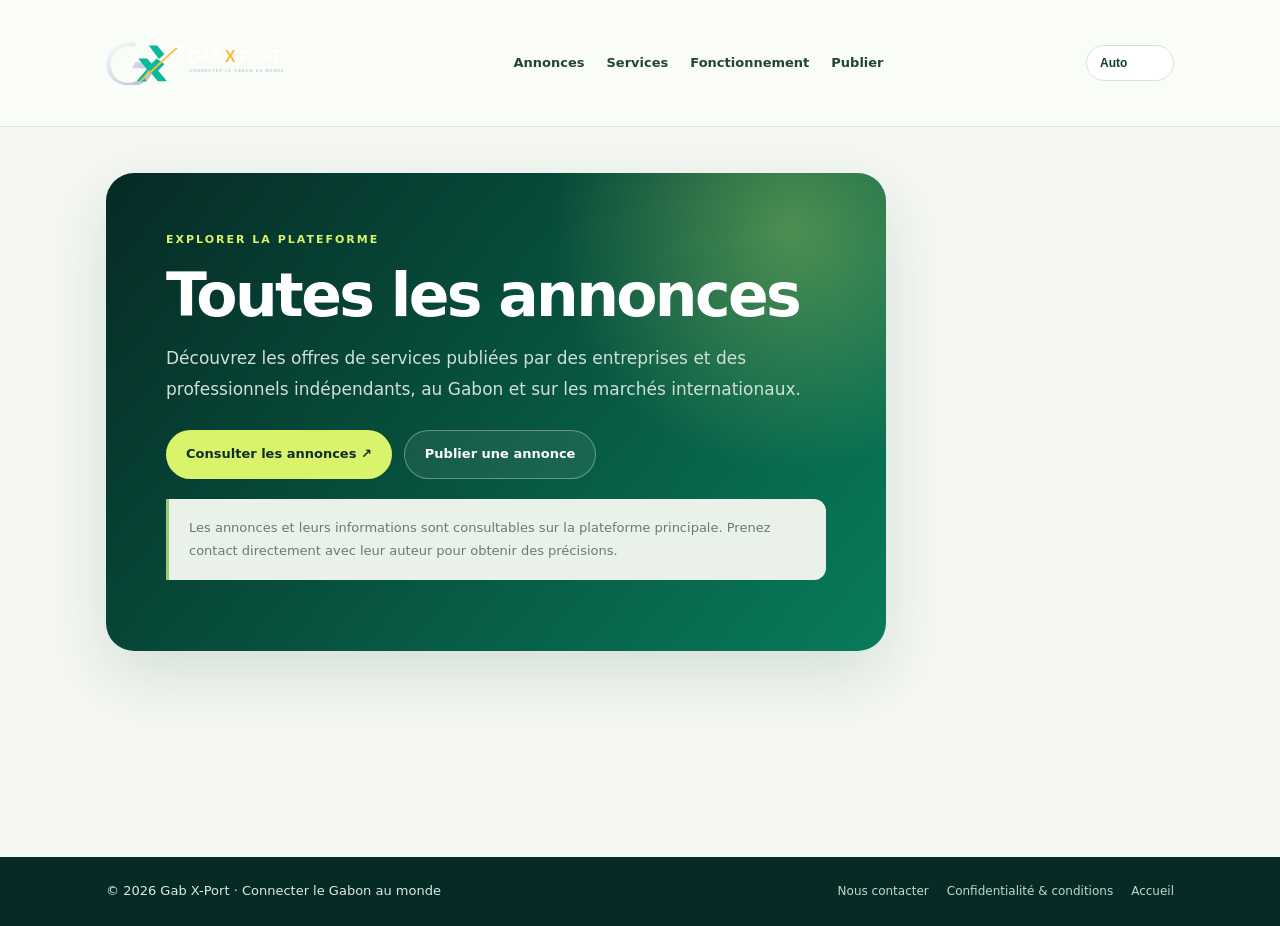
<file: annonces.html>
<!doctype html><html lang="fr"><head><meta charset="utf-8"><meta name="viewport" content="width=device-width,initial-scale=1"><meta name="description" content="Toutes les annonces | Gab X-Port — Gab X-Port, plateforme de mise en relation entre le Gabon et l'international."><title>Toutes les annonces | Gab X-Port</title><style>:root{--navy:#10111d;--green:#08b99a;--orange:#ffb52e;--ink:#202436;--muted:#697184;--line:#e7e9ef;--paper:#f7f8fb}*{box-sizing:border-box}body{margin:0;background:var(--paper);font-family:Inter,system-ui,-apple-system,Segoe UI,Arial,sans-serif;color:var(--ink);line-height:1.65}a{color:inherit;text-decoration:none}.wrap{max-width:1120px;margin:auto;padding:0 26px}header{background:var(--navy);color:white;padding:22px 0}.nav{display:flex;align-items:center;justify-content:space-between;gap:20px;flex-wrap:wrap}.brand img{width:260px;max-width:70vw;display:block}.navlinks{display:flex;gap:22px;flex-wrap:wrap;font-size:14px;color:#e0e4ef}main{min-height:62vh;padding:72px 0}.eyebrow{font-size:11px;letter-spacing:2px;font-weight:900;text-transform:uppercase;color:#078c78}.hero{max-width:780px}.hero h1{font-size:clamp(36px,6vw,58px);line-height:1.08;letter-spacing:-2px;color:var(--navy);margin:12px 0 18px}.lead{font-size:18px;color:#606b7e;max-width:720px}.grid{display:grid;grid-template-columns:repeat(3,1fr);gap:18px;margin-top:34px}.card{background:white;border:1px solid var(--line);border-radius:18px;padding:24px;box-shadow:0 12px 35px #11182708}.card h3{margin:0 0 10px;color:var(--navy)}.card p{color:var(--muted);margin:0}.actions{display:flex;gap:12px;flex-wrap:wrap;margin-top:26px}.btn{display:inline-flex;align-items:center;justify-content:center;padding:13px 18px;border-radius:10px;font-weight:800;font-size:14px;background:var(--green);color:#061d1b}.btn.secondary{background:white;border:1px solid var(--line);color:var(--navy)}.note{font-size:13px;color:var(--muted);margin-top:20px}.steps{counter-reset:step}.steps .card{position:relative;padding-top:58px}.steps .card:before{counter-increment:step;content:counter(step);position:absolute;top:20px;left:22px;background:#dff8f1;color:#087c69;font-weight:900;border-radius:50%;width:26px;height:26px;display:grid;place-items:center}footer{background:var(--navy);color:#cbd0df;padding:34px 0;font-size:13px}.foot{display:flex;justify-content:space-between;gap:22px;flex-wrap:wrap}.footlinks{display:flex;gap:18px;flex-wrap:wrap}.foot a:hover,.navlinks a:hover{color:var(--orange)}@media(max-width:760px){.grid{grid-template-columns:1fr}.nav{align-items:flex-start}.navlinks{gap:12px}main{padding:48px 0}.foot{display:block}.footlinks{margin-top:15px}}</style>
<style>
:root{--green:#087b5a;--ink:#102d2a;--muted:#667b75;--line:#dce7df}
*{box-sizing:border-box}body{margin:0;background:#f4f7f2;color:#102d2a;font-family:Inter,ui-sans-serif,system-ui,sans-serif;line-height:1.6}
.wrap{width:min(1120px,calc(100% - 40px));margin:auto}header{position:sticky;top:0;z-index:20;background:rgba(250,252,248,.94);backdrop-filter:blur(18px);border-bottom:1px solid #dce7df}
.nav{min-height:82px;display:flex;align-items:center;justify-content:space-between;gap:24px}.brand img{display:block;width:205px;max-height:62px;object-fit:contain}.navlinks{display:flex;gap:22px;align-items:center}.navlinks a{color:#24443b;text-decoration:none;font-size:13px;font-weight:750}.navlinks a:hover{color:#087b5a}
.theme-select{appearance:none;border:1px solid #d5e2d9;border-radius:999px;background:#fff;color:#123d32;padding:10px 28px 10px 13px;font-size:12px;font-weight:800;cursor:pointer}
main{min-height:calc(100vh - 170px);padding:46px 0 76px}.hero{padding:58px 60px;border-radius:28px;background:radial-gradient(circle at 88% 12%,#d9f36a55,transparent 30%),linear-gradient(130deg,#062a25,#087b5a);color:#fff;box-shadow:0 24px 65px #063d2b20}
.eyebrow{color:#d9f36a;font-size:11px;font-weight:900;letter-spacing:2px;text-transform:uppercase}.hero h1{max-width:780px;margin:15px 0;font-size:clamp(36px,5vw,60px);line-height:1.04;letter-spacing:-2.6px;color:#fff}.lead{max-width:760px;color:#d0e0d7;font-size:17px;line-height:1.8}.actions{display:flex;gap:12px;flex-wrap:wrap;margin-top:26px}.btn{display:inline-flex;align-items:center;justify-content:center;padding:13px 20px;border-radius:999px;background:#d9f36a;color:#102d2a;text-decoration:none;font-size:13px;font-weight:850}.btn.secondary{background:#ffffff12;border:1px solid #ffffff55;color:#fff}
.grid{display:grid;grid-template-columns:repeat(3,1fr);gap:18px;margin:26px 0}.card{padding:27px;border:1px solid #dce7df;border-radius:20px;background:#fff;box-shadow:0 16px 40px #092d2410}.card h3{margin:0 0 10px;color:#087b5a;font-size:19px}.card p,.note{color:#667b75;line-height:1.75}.note{padding:18px 20px;border-left:3px solid #9acb73;background:#eaf1e9;border-radius:0 12px 12px 0}
footer{background:#062a25;color:#dcebe1;padding:24px 0}.foot{display:flex;align-items:center;justify-content:space-between;gap:20px}.footlinks{display:flex;gap:18px;flex-wrap:wrap}.foot a{color:#c2d8cb;text-decoration:none;font-size:12px}
@media(max-width:720px){.wrap{width:min(100% - 30px,1120px)}.nav{min-height:70px;gap:10px;flex-wrap:wrap;padding:10px 0}.brand img{width:145px}.navlinks{gap:12px;order:3;width:100%;overflow:auto}.navlinks a{white-space:nowrap;font-size:12px}.theme-select{font-size:11px;padding:9px 20px 9px 10px}.hero{padding:38px 25px;border-radius:20px}.lead{font-size:15px}.grid{grid-template-columns:1fr}.foot{align-items:flex-start;flex-direction:column}}
html[data-theme="dark"]{color-scheme:dark;background:#0b1713}html[data-theme="dark"] body{background:#0b1713;color:#e8f5ed}html[data-theme="dark"] header{background:rgba(8,25,19,.95);border-color:#29443a}html[data-theme="dark"] .navlinks a{color:#d8e9df}html[data-theme="dark"] .theme-select{background:#172923;border-color:#355346;color:#e8f5ed}html[data-theme="dark"] .hero{background:radial-gradient(circle at 88% 12%,#d9f36a25,transparent 30%),linear-gradient(130deg,#071b15,#124332)}html[data-theme="dark"] .card{background:#172923;border-color:#29443a}html[data-theme="dark"] .card h3{color:#76d9aa}html[data-theme="dark"] .card p,html[data-theme="dark"] .note{color:#b5c9bd}html[data-theme="dark"] .note{background:#12271e;border-color:#76b98b}html[data-theme="dark"] footer{background:#06120f}

/* Ajustements de lisibilité, contrastes et mise en page */
:root{--gx-page:#f4f7f2;--gx-surface:#ffffff;--gx-text:#12352d;--gx-muted:#536d63;--gx-border:#d6e4da;--gx-field:#fbfdf9;--gx-accent:#087b5a;--gx-soft:#eaf3eb}
html[data-theme="light"]{color-scheme:light;--gx-page:#f4f7f2;--gx-surface:#fff;--gx-text:#12352d;--gx-muted:#536d63;--gx-border:#d6e4da;--gx-field:#fbfdf9;--gx-accent:#087b5a;--gx-soft:#eaf3eb}
html[data-theme="dark"]{color-scheme:dark;--gx-page:#0b1713;--gx-surface:#172923;--gx-text:#edf7f0;--gx-muted:#b5c9bd;--gx-border:#355346;--gx-field:#0e1d17;--gx-accent:#69d6a4;--gx-soft:#20392d}
body{background:var(--gx-page);color:var(--gx-text)}
.view{color:var(--gx-text)}
.section,.wrap{min-width:0}
.panel,.listing,.service,.company-card,.listing-detail,.search-panel,.route-card{background:var(--gx-surface);color:var(--gx-text);border-color:var(--gx-border)}
.panel{padding:clamp(18px,2.5vw,30px);border-radius:20px;box-shadow:0 12px 35px rgba(5,40,27,.07)}
.panel h2,.panel h3,.section h2,.section h3{color:var(--gx-text)}
.sub,.form-note,.meta,.empty,.listing p,.service p,.company-card p{color:var(--gx-muted)}
.account-layout{grid-template-columns:minmax(230px,.72fr) minmax(0,1.65fr);gap:22px;align-items:start}
.account-layout>.panel{min-width:0}
.account-summary{position:sticky;top:112px}
.account-summary .btn{width:100%;white-space:normal;line-height:1.35}
.account-summary .text-btn{color:#b33b3b!important;background:transparent;border:1px solid #e7caca;border-radius:12px;padding:11px 12px}
.account-avatar{background:#d9f36a;color:#12352d}
#accountProfileForm{display:block;min-width:0}
#accountProfileForm .form-grid{display:grid;grid-template-columns:repeat(2,minmax(0,1fr));gap:16px}
#accountProfileForm .field{min-width:0}
#accountProfileForm .field.full{grid-column:1/-1}
#accountProfileForm label{color:var(--gx-text);font-weight:750}
#accountProfileForm input,#accountProfileForm select,#accountProfileForm textarea{width:100%;max-width:100%;min-width:0;min-height:46px;padding:12px 14px;border:1px solid var(--gx-border);border-radius:12px;background:var(--gx-field);color:var(--gx-text);font:inherit}
#accountProfileForm input:disabled{opacity:1;color:var(--gx-muted);background:var(--gx-soft);cursor:not-allowed}
#accountProfileForm input:focus,#accountProfileForm select:focus,#accountProfileForm textarea:focus{outline:0;border-color:var(--gx-accent);box-shadow:0 0 0 3px color-mix(in srgb,var(--gx-accent) 18%,transparent)}
#accountProfileForm .form-note{font-size:12px;line-height:1.6;margin:10px 0 16px;color:var(--gx-muted)}
#accountProfileForm button[type="submit"]{min-height:46px}
#accountStatus{padding:0;color:var(--gx-muted);line-height:1.6}
#personalListings{margin-top:12px}
.page-hero .kicker,.kicker{color:var(--gx-accent)}
.page-hero h2,.page-hero h1{color:var(--gx-text)}
.btn-light{background:var(--gx-surface);color:var(--gx-text);border:1px solid var(--gx-border)}
.tag{background:var(--gx-soft);color:var(--gx-accent)}
@media(max-width:850px){.account-layout{grid-template-columns:1fr}.account-summary{position:static}.account-summary>div[style*="display:grid"]{grid-template-columns:repeat(2,minmax(0,1fr))!important}}
@media(max-width:560px){.account-layout{gap:14px}.account-layout>.panel{padding:17px}.account-summary>div[style*="display:grid"]{grid-template-columns:1fr!important}#accountProfileForm .form-grid{grid-template-columns:1fr;gap:12px}#accountProfileForm .field.full{grid-column:auto}.section{padding-left:0;padding-right:0}.section-head{align-items:flex-start;gap:12px;flex-wrap:wrap}.section-head .btn{width:100%}}
html[data-theme="dark"] .panel,html[data-theme="dark"] .listing,html[data-theme="dark"] .service,html[data-theme="dark"] .company-card,html[data-theme="dark"] .listing-detail,html[data-theme="dark"] .search-panel,html[data-theme="dark"] .route-card{background:#172923;border-color:#355346;color:#edf7f0}
html[data-theme="dark"] .panel h2,html[data-theme="dark"] .panel h3,html[data-theme="dark"] .section h2,html[data-theme="dark"] .section h3,html[data-theme="dark"] .page-hero h2,html[data-theme="dark"] .page-hero h1{color:#edf7f0}
html[data-theme="dark"] .sub,html[data-theme="dark"] .form-note,html[data-theme="dark"] .meta,html[data-theme="dark"] .empty{color:#b5c9bd}
html[data-theme="dark"] #accountProfileForm label{color:#edf7f0}
html[data-theme="dark"] #accountProfileForm input,html[data-theme="dark"] #accountProfileForm select,html[data-theme="dark"] #accountProfileForm textarea{background:#0e1d17;border-color:#456452;color:#f1faf4}
html[data-theme="dark"] #accountProfileForm input:disabled{background:#20392d;color:#b5c9bd}
html[data-theme="dark"] .account-summary .text-btn{color:#ffaaa4!important;border-color:#714542}
html[data-theme="dark"] .btn-light{background:#20392d;color:#edf7f0;border-color:#456452}
html[data-theme="dark"] .panel,html[data-theme="dark"] .card{background:#172923;border-color:#355346;color:#edf7f0}html[data-theme="dark"] .card h3{color:#69d6a4}html[data-theme="dark"] .card p,html[data-theme="dark"] .note{color:#b5c9bd}</style>
</head><body><header><div class="wrap nav"><a class="brand" href="/"><img src="/logo-gabxport.svg" alt="Gab X-Port"></a><nav class="navlinks"><a href="/annonces.html">Annonces</a><a href="/services.html">Services</a><a href="/fonctionnement.html">Fonctionnement</a><a href="/publier.html">Publier</a></nav><select id="themeSelect" class="theme-select" aria-label="Choisir le thème"><option value="system">Auto</option><option value="light">Clair</option><option value="dark">Sombre</option></select></div></header><main><div class="wrap"><section class="hero"><div class="eyebrow">Explorer la plateforme</div><h1>Toutes les annonces</h1><p class="lead">Découvrez les offres de services publiées par des entreprises et des professionnels indépendants, au Gabon et sur les marchés internationaux.</p><div class="actions"><a class="btn" href="/#annonces">Consulter les annonces ↗</a><a class="btn secondary" href="/publier.html">Publier une annonce</a></div><p class="note">Les annonces et leurs informations sont consultables sur la plateforme principale. Prenez contact directement avec leur auteur pour obtenir des précisions.</p></section></div></main><footer><div class="wrap foot"><span>© 2026 Gab X-Port · Connecter le Gabon au monde</span><nav class="footlinks"><a href="mailto:gabxport120@gmail.com?subject=Prise%20de%20contact%20-%20Gab%20X-Port" target="_blank" rel="noopener">Nous contacter</a><a href="/confidentialite.html">Confidentialité & conditions</a><a href="/">Accueil</a></nav></div></footer><script>
(function(){const selector=document.getElementById('themeSelect');const saved=localStorage.getItem('gabxport-theme')||'system';const media=window.matchMedia&&window.matchMedia('(prefers-color-scheme: dark)');function apply(mode){document.documentElement.setAttribute('data-theme',mode==='system'?(media&&media.matches?'dark':'light'):mode);if(selector)selector.value=mode}apply(saved);if(selector)selector.addEventListener('change',function(){localStorage.setItem('gabxport-theme',this.value);apply(this.value)});if(media)media.addEventListener('change',()=>{if((localStorage.getItem('gabxport-theme')||'system')==='system')apply('system')})})();
</script></body></html>
</file>
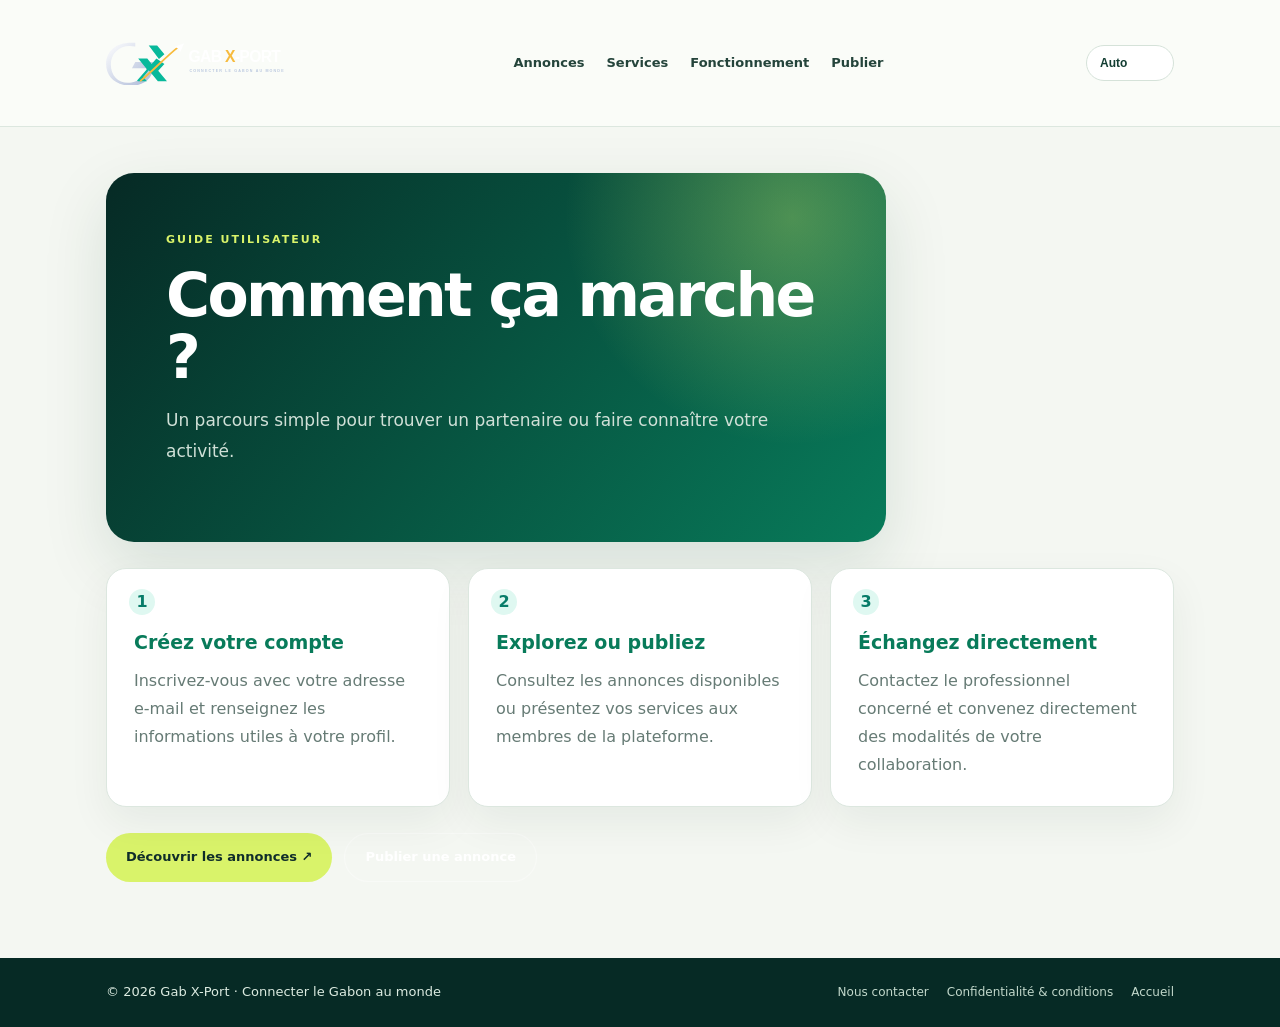
<file: fonctionnement.html>
<!doctype html><html lang="fr"><head><meta charset="utf-8"><meta name="viewport" content="width=device-width,initial-scale=1"><meta name="description" content="Comment ça marche | Gab X-Port — Gab X-Port, plateforme de mise en relation entre le Gabon et l'international."><title>Comment ça marche | Gab X-Port</title><style>:root{--navy:#10111d;--green:#08b99a;--orange:#ffb52e;--ink:#202436;--muted:#697184;--line:#e7e9ef;--paper:#f7f8fb}*{box-sizing:border-box}body{margin:0;background:var(--paper);font-family:Inter,system-ui,-apple-system,Segoe UI,Arial,sans-serif;color:var(--ink);line-height:1.65}a{color:inherit;text-decoration:none}.wrap{max-width:1120px;margin:auto;padding:0 26px}header{background:var(--navy);color:white;padding:22px 0}.nav{display:flex;align-items:center;justify-content:space-between;gap:20px;flex-wrap:wrap}.brand img{width:260px;max-width:70vw;display:block}.navlinks{display:flex;gap:22px;flex-wrap:wrap;font-size:14px;color:#e0e4ef}main{min-height:62vh;padding:72px 0}.eyebrow{font-size:11px;letter-spacing:2px;font-weight:900;text-transform:uppercase;color:#078c78}.hero{max-width:780px}.hero h1{font-size:clamp(36px,6vw,58px);line-height:1.08;letter-spacing:-2px;color:var(--navy);margin:12px 0 18px}.lead{font-size:18px;color:#606b7e;max-width:720px}.grid{display:grid;grid-template-columns:repeat(3,1fr);gap:18px;margin-top:34px}.card{background:white;border:1px solid var(--line);border-radius:18px;padding:24px;box-shadow:0 12px 35px #11182708}.card h3{margin:0 0 10px;color:var(--navy)}.card p{color:var(--muted);margin:0}.actions{display:flex;gap:12px;flex-wrap:wrap;margin-top:26px}.btn{display:inline-flex;align-items:center;justify-content:center;padding:13px 18px;border-radius:10px;font-weight:800;font-size:14px;background:var(--green);color:#061d1b}.btn.secondary{background:white;border:1px solid var(--line);color:var(--navy)}.note{font-size:13px;color:var(--muted);margin-top:20px}.steps{counter-reset:step}.steps .card{position:relative;padding-top:58px}.steps .card:before{counter-increment:step;content:counter(step);position:absolute;top:20px;left:22px;background:#dff8f1;color:#087c69;font-weight:900;border-radius:50%;width:26px;height:26px;display:grid;place-items:center}footer{background:var(--navy);color:#cbd0df;padding:34px 0;font-size:13px}.foot{display:flex;justify-content:space-between;gap:22px;flex-wrap:wrap}.footlinks{display:flex;gap:18px;flex-wrap:wrap}.foot a:hover,.navlinks a:hover{color:var(--orange)}@media(max-width:760px){.grid{grid-template-columns:1fr}.nav{align-items:flex-start}.navlinks{gap:12px}main{padding:48px 0}.foot{display:block}.footlinks{margin-top:15px}}</style>
<style>
:root{--green:#087b5a;--ink:#102d2a;--muted:#667b75;--line:#dce7df}
*{box-sizing:border-box}body{margin:0;background:#f4f7f2;color:#102d2a;font-family:Inter,ui-sans-serif,system-ui,sans-serif;line-height:1.6}
.wrap{width:min(1120px,calc(100% - 40px));margin:auto}header{position:sticky;top:0;z-index:20;background:rgba(250,252,248,.94);backdrop-filter:blur(18px);border-bottom:1px solid #dce7df}
.nav{min-height:82px;display:flex;align-items:center;justify-content:space-between;gap:24px}.brand img{display:block;width:205px;max-height:62px;object-fit:contain}.navlinks{display:flex;gap:22px;align-items:center}.navlinks a{color:#24443b;text-decoration:none;font-size:13px;font-weight:750}.navlinks a:hover{color:#087b5a}
.theme-select{appearance:none;border:1px solid #d5e2d9;border-radius:999px;background:#fff;color:#123d32;padding:10px 28px 10px 13px;font-size:12px;font-weight:800;cursor:pointer}
main{min-height:calc(100vh - 170px);padding:46px 0 76px}.hero{padding:58px 60px;border-radius:28px;background:radial-gradient(circle at 88% 12%,#d9f36a55,transparent 30%),linear-gradient(130deg,#062a25,#087b5a);color:#fff;box-shadow:0 24px 65px #063d2b20}
.eyebrow{color:#d9f36a;font-size:11px;font-weight:900;letter-spacing:2px;text-transform:uppercase}.hero h1{max-width:780px;margin:15px 0;font-size:clamp(36px,5vw,60px);line-height:1.04;letter-spacing:-2.6px;color:#fff}.lead{max-width:760px;color:#d0e0d7;font-size:17px;line-height:1.8}.actions{display:flex;gap:12px;flex-wrap:wrap;margin-top:26px}.btn{display:inline-flex;align-items:center;justify-content:center;padding:13px 20px;border-radius:999px;background:#d9f36a;color:#102d2a;text-decoration:none;font-size:13px;font-weight:850}.btn.secondary{background:#ffffff12;border:1px solid #ffffff55;color:#fff}
.grid{display:grid;grid-template-columns:repeat(3,1fr);gap:18px;margin:26px 0}.card{padding:27px;border:1px solid #dce7df;border-radius:20px;background:#fff;box-shadow:0 16px 40px #092d2410}.card h3{margin:0 0 10px;color:#087b5a;font-size:19px}.card p,.note{color:#667b75;line-height:1.75}.note{padding:18px 20px;border-left:3px solid #9acb73;background:#eaf1e9;border-radius:0 12px 12px 0}
footer{background:#062a25;color:#dcebe1;padding:24px 0}.foot{display:flex;align-items:center;justify-content:space-between;gap:20px}.footlinks{display:flex;gap:18px;flex-wrap:wrap}.foot a{color:#c2d8cb;text-decoration:none;font-size:12px}
@media(max-width:720px){.wrap{width:min(100% - 30px,1120px)}.nav{min-height:70px;gap:10px;flex-wrap:wrap;padding:10px 0}.brand img{width:145px}.navlinks{gap:12px;order:3;width:100%;overflow:auto}.navlinks a{white-space:nowrap;font-size:12px}.theme-select{font-size:11px;padding:9px 20px 9px 10px}.hero{padding:38px 25px;border-radius:20px}.lead{font-size:15px}.grid{grid-template-columns:1fr}.foot{align-items:flex-start;flex-direction:column}}
html[data-theme="dark"]{color-scheme:dark;background:#0b1713}html[data-theme="dark"] body{background:#0b1713;color:#e8f5ed}html[data-theme="dark"] header{background:rgba(8,25,19,.95);border-color:#29443a}html[data-theme="dark"] .navlinks a{color:#d8e9df}html[data-theme="dark"] .theme-select{background:#172923;border-color:#355346;color:#e8f5ed}html[data-theme="dark"] .hero{background:radial-gradient(circle at 88% 12%,#d9f36a25,transparent 30%),linear-gradient(130deg,#071b15,#124332)}html[data-theme="dark"] .card{background:#172923;border-color:#29443a}html[data-theme="dark"] .card h3{color:#76d9aa}html[data-theme="dark"] .card p,html[data-theme="dark"] .note{color:#b5c9bd}html[data-theme="dark"] .note{background:#12271e;border-color:#76b98b}html[data-theme="dark"] footer{background:#06120f}

/* Ajustements de lisibilité, contrastes et mise en page */
:root{--gx-page:#f4f7f2;--gx-surface:#ffffff;--gx-text:#12352d;--gx-muted:#536d63;--gx-border:#d6e4da;--gx-field:#fbfdf9;--gx-accent:#087b5a;--gx-soft:#eaf3eb}
html[data-theme="light"]{color-scheme:light;--gx-page:#f4f7f2;--gx-surface:#fff;--gx-text:#12352d;--gx-muted:#536d63;--gx-border:#d6e4da;--gx-field:#fbfdf9;--gx-accent:#087b5a;--gx-soft:#eaf3eb}
html[data-theme="dark"]{color-scheme:dark;--gx-page:#0b1713;--gx-surface:#172923;--gx-text:#edf7f0;--gx-muted:#b5c9bd;--gx-border:#355346;--gx-field:#0e1d17;--gx-accent:#69d6a4;--gx-soft:#20392d}
body{background:var(--gx-page);color:var(--gx-text)}
.view{color:var(--gx-text)}
.section,.wrap{min-width:0}
.panel,.listing,.service,.company-card,.listing-detail,.search-panel,.route-card{background:var(--gx-surface);color:var(--gx-text);border-color:var(--gx-border)}
.panel{padding:clamp(18px,2.5vw,30px);border-radius:20px;box-shadow:0 12px 35px rgba(5,40,27,.07)}
.panel h2,.panel h3,.section h2,.section h3{color:var(--gx-text)}
.sub,.form-note,.meta,.empty,.listing p,.service p,.company-card p{color:var(--gx-muted)}
.account-layout{grid-template-columns:minmax(230px,.72fr) minmax(0,1.65fr);gap:22px;align-items:start}
.account-layout>.panel{min-width:0}
.account-summary{position:sticky;top:112px}
.account-summary .btn{width:100%;white-space:normal;line-height:1.35}
.account-summary .text-btn{color:#b33b3b!important;background:transparent;border:1px solid #e7caca;border-radius:12px;padding:11px 12px}
.account-avatar{background:#d9f36a;color:#12352d}
#accountProfileForm{display:block;min-width:0}
#accountProfileForm .form-grid{display:grid;grid-template-columns:repeat(2,minmax(0,1fr));gap:16px}
#accountProfileForm .field{min-width:0}
#accountProfileForm .field.full{grid-column:1/-1}
#accountProfileForm label{color:var(--gx-text);font-weight:750}
#accountProfileForm input,#accountProfileForm select,#accountProfileForm textarea{width:100%;max-width:100%;min-width:0;min-height:46px;padding:12px 14px;border:1px solid var(--gx-border);border-radius:12px;background:var(--gx-field);color:var(--gx-text);font:inherit}
#accountProfileForm input:disabled{opacity:1;color:var(--gx-muted);background:var(--gx-soft);cursor:not-allowed}
#accountProfileForm input:focus,#accountProfileForm select:focus,#accountProfileForm textarea:focus{outline:0;border-color:var(--gx-accent);box-shadow:0 0 0 3px color-mix(in srgb,var(--gx-accent) 18%,transparent)}
#accountProfileForm .form-note{font-size:12px;line-height:1.6;margin:10px 0 16px;color:var(--gx-muted)}
#accountProfileForm button[type="submit"]{min-height:46px}
#accountStatus{padding:0;color:var(--gx-muted);line-height:1.6}
#personalListings{margin-top:12px}
.page-hero .kicker,.kicker{color:var(--gx-accent)}
.page-hero h2,.page-hero h1{color:var(--gx-text)}
.btn-light{background:var(--gx-surface);color:var(--gx-text);border:1px solid var(--gx-border)}
.tag{background:var(--gx-soft);color:var(--gx-accent)}
@media(max-width:850px){.account-layout{grid-template-columns:1fr}.account-summary{position:static}.account-summary>div[style*="display:grid"]{grid-template-columns:repeat(2,minmax(0,1fr))!important}}
@media(max-width:560px){.account-layout{gap:14px}.account-layout>.panel{padding:17px}.account-summary>div[style*="display:grid"]{grid-template-columns:1fr!important}#accountProfileForm .form-grid{grid-template-columns:1fr;gap:12px}#accountProfileForm .field.full{grid-column:auto}.section{padding-left:0;padding-right:0}.section-head{align-items:flex-start;gap:12px;flex-wrap:wrap}.section-head .btn{width:100%}}
html[data-theme="dark"] .panel,html[data-theme="dark"] .listing,html[data-theme="dark"] .service,html[data-theme="dark"] .company-card,html[data-theme="dark"] .listing-detail,html[data-theme="dark"] .search-panel,html[data-theme="dark"] .route-card{background:#172923;border-color:#355346;color:#edf7f0}
html[data-theme="dark"] .panel h2,html[data-theme="dark"] .panel h3,html[data-theme="dark"] .section h2,html[data-theme="dark"] .section h3,html[data-theme="dark"] .page-hero h2,html[data-theme="dark"] .page-hero h1{color:#edf7f0}
html[data-theme="dark"] .sub,html[data-theme="dark"] .form-note,html[data-theme="dark"] .meta,html[data-theme="dark"] .empty{color:#b5c9bd}
html[data-theme="dark"] #accountProfileForm label{color:#edf7f0}
html[data-theme="dark"] #accountProfileForm input,html[data-theme="dark"] #accountProfileForm select,html[data-theme="dark"] #accountProfileForm textarea{background:#0e1d17;border-color:#456452;color:#f1faf4}
html[data-theme="dark"] #accountProfileForm input:disabled{background:#20392d;color:#b5c9bd}
html[data-theme="dark"] .account-summary .text-btn{color:#ffaaa4!important;border-color:#714542}
html[data-theme="dark"] .btn-light{background:#20392d;color:#edf7f0;border-color:#456452}
html[data-theme="dark"] .panel,html[data-theme="dark"] .card{background:#172923;border-color:#355346;color:#edf7f0}html[data-theme="dark"] .card h3{color:#69d6a4}html[data-theme="dark"] .card p,html[data-theme="dark"] .note{color:#b5c9bd}</style>
</head><body><header><div class="wrap nav"><a class="brand" href="/"><img src="/logo-gabxport.svg" alt="Gab X-Port"></a><nav class="navlinks"><a href="/annonces.html">Annonces</a><a href="/services.html">Services</a><a href="/fonctionnement.html">Fonctionnement</a><a href="/publier.html">Publier</a></nav><select id="themeSelect" class="theme-select" aria-label="Choisir le thème"><option value="system">Auto</option><option value="light">Clair</option><option value="dark">Sombre</option></select></div></header><main><div class="wrap"><section class="hero"><div class="eyebrow">Guide utilisateur</div><h1>Comment ça marche ?</h1><p class="lead">Un parcours simple pour trouver un partenaire ou faire connaître votre activité.</p></section><section class="grid steps"><article class="card"><h3>Créez votre compte</h3><p>Inscrivez-vous avec votre adresse e-mail et renseignez les informations utiles à votre profil.</p></article><article class="card"><h3>Explorez ou publiez</h3><p>Consultez les annonces disponibles ou présentez vos services aux membres de la plateforme.</p></article><article class="card"><h3>Échangez directement</h3><p>Contactez le professionnel concerné et convenez directement des modalités de votre collaboration.</p></article></section><div class="actions"><a class="btn" href="/#annonces">Découvrir les annonces ↗</a><a class="btn secondary" href="/publier.html">Publier une annonce</a></div></div></main><footer><div class="wrap foot"><span>© 2026 Gab X-Port · Connecter le Gabon au monde</span><nav class="footlinks"><a href="mailto:gabxport120@gmail.com?subject=Prise%20de%20contact%20-%20Gab%20X-Port" target="_blank" rel="noopener">Nous contacter</a><a href="/confidentialite.html">Confidentialité & conditions</a><a href="/">Accueil</a></nav></div></footer><script>
(function(){const selector=document.getElementById('themeSelect');const saved=localStorage.getItem('gabxport-theme')||'system';const media=window.matchMedia&&window.matchMedia('(prefers-color-scheme: dark)');function apply(mode){document.documentElement.setAttribute('data-theme',mode==='system'?(media&&media.matches?'dark':'light'):mode);if(selector)selector.value=mode}apply(saved);if(selector)selector.addEventListener('change',function(){localStorage.setItem('gabxport-theme',this.value);apply(this.value)});if(media)media.addEventListener('change',()=>{if((localStorage.getItem('gabxport-theme')||'system')==='system')apply('system')})})();
</script></body></html>
</file>
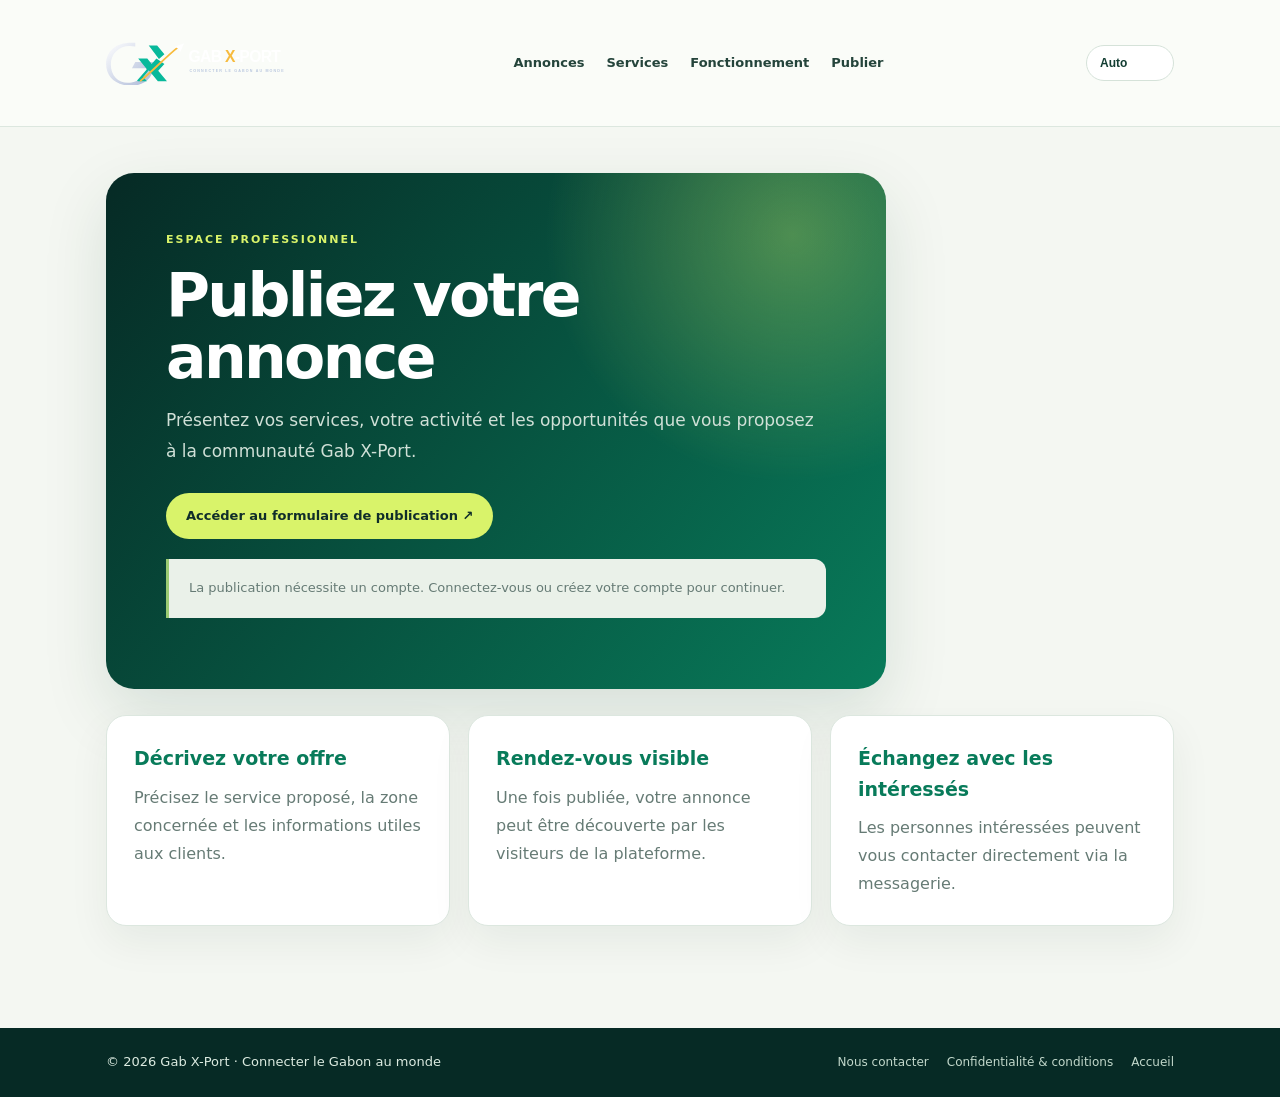
<file: publier.html>
<!doctype html><html lang="fr"><head><meta charset="utf-8"><meta name="viewport" content="width=device-width,initial-scale=1"><meta name="description" content="Publier une annonce | Gab X-Port — Gab X-Port, plateforme de mise en relation entre le Gabon et l'international."><title>Publier une annonce | Gab X-Port</title><style>:root{--navy:#10111d;--green:#08b99a;--orange:#ffb52e;--ink:#202436;--muted:#697184;--line:#e7e9ef;--paper:#f7f8fb}*{box-sizing:border-box}body{margin:0;background:var(--paper);font-family:Inter,system-ui,-apple-system,Segoe UI,Arial,sans-serif;color:var(--ink);line-height:1.65}a{color:inherit;text-decoration:none}.wrap{max-width:1120px;margin:auto;padding:0 26px}header{background:var(--navy);color:white;padding:22px 0}.nav{display:flex;align-items:center;justify-content:space-between;gap:20px;flex-wrap:wrap}.brand img{width:260px;max-width:70vw;display:block}.navlinks{display:flex;gap:22px;flex-wrap:wrap;font-size:14px;color:#e0e4ef}main{min-height:62vh;padding:72px 0}.eyebrow{font-size:11px;letter-spacing:2px;font-weight:900;text-transform:uppercase;color:#078c78}.hero{max-width:780px}.hero h1{font-size:clamp(36px,6vw,58px);line-height:1.08;letter-spacing:-2px;color:var(--navy);margin:12px 0 18px}.lead{font-size:18px;color:#606b7e;max-width:720px}.grid{display:grid;grid-template-columns:repeat(3,1fr);gap:18px;margin-top:34px}.card{background:white;border:1px solid var(--line);border-radius:18px;padding:24px;box-shadow:0 12px 35px #11182708}.card h3{margin:0 0 10px;color:var(--navy)}.card p{color:var(--muted);margin:0}.actions{display:flex;gap:12px;flex-wrap:wrap;margin-top:26px}.btn{display:inline-flex;align-items:center;justify-content:center;padding:13px 18px;border-radius:10px;font-weight:800;font-size:14px;background:var(--green);color:#061d1b}.btn.secondary{background:white;border:1px solid var(--line);color:var(--navy)}.note{font-size:13px;color:var(--muted);margin-top:20px}.steps{counter-reset:step}.steps .card{position:relative;padding-top:58px}.steps .card:before{counter-increment:step;content:counter(step);position:absolute;top:20px;left:22px;background:#dff8f1;color:#087c69;font-weight:900;border-radius:50%;width:26px;height:26px;display:grid;place-items:center}footer{background:var(--navy);color:#cbd0df;padding:34px 0;font-size:13px}.foot{display:flex;justify-content:space-between;gap:22px;flex-wrap:wrap}.footlinks{display:flex;gap:18px;flex-wrap:wrap}.foot a:hover,.navlinks a:hover{color:var(--orange)}@media(max-width:760px){.grid{grid-template-columns:1fr}.nav{align-items:flex-start}.navlinks{gap:12px}main{padding:48px 0}.foot{display:block}.footlinks{margin-top:15px}}</style>
<style>
:root{--green:#087b5a;--ink:#102d2a;--muted:#667b75;--line:#dce7df}
*{box-sizing:border-box}body{margin:0;background:#f4f7f2;color:#102d2a;font-family:Inter,ui-sans-serif,system-ui,sans-serif;line-height:1.6}
.wrap{width:min(1120px,calc(100% - 40px));margin:auto}header{position:sticky;top:0;z-index:20;background:rgba(250,252,248,.94);backdrop-filter:blur(18px);border-bottom:1px solid #dce7df}
.nav{min-height:82px;display:flex;align-items:center;justify-content:space-between;gap:24px}.brand img{display:block;width:205px;max-height:62px;object-fit:contain}.navlinks{display:flex;gap:22px;align-items:center}.navlinks a{color:#24443b;text-decoration:none;font-size:13px;font-weight:750}.navlinks a:hover{color:#087b5a}
.theme-select{appearance:none;border:1px solid #d5e2d9;border-radius:999px;background:#fff;color:#123d32;padding:10px 28px 10px 13px;font-size:12px;font-weight:800;cursor:pointer}
main{min-height:calc(100vh - 170px);padding:46px 0 76px}.hero{padding:58px 60px;border-radius:28px;background:radial-gradient(circle at 88% 12%,#d9f36a55,transparent 30%),linear-gradient(130deg,#062a25,#087b5a);color:#fff;box-shadow:0 24px 65px #063d2b20}
.eyebrow{color:#d9f36a;font-size:11px;font-weight:900;letter-spacing:2px;text-transform:uppercase}.hero h1{max-width:780px;margin:15px 0;font-size:clamp(36px,5vw,60px);line-height:1.04;letter-spacing:-2.6px;color:#fff}.lead{max-width:760px;color:#d0e0d7;font-size:17px;line-height:1.8}.actions{display:flex;gap:12px;flex-wrap:wrap;margin-top:26px}.btn{display:inline-flex;align-items:center;justify-content:center;padding:13px 20px;border-radius:999px;background:#d9f36a;color:#102d2a;text-decoration:none;font-size:13px;font-weight:850}.btn.secondary{background:#ffffff12;border:1px solid #ffffff55;color:#fff}
.grid{display:grid;grid-template-columns:repeat(3,1fr);gap:18px;margin:26px 0}.card{padding:27px;border:1px solid #dce7df;border-radius:20px;background:#fff;box-shadow:0 16px 40px #092d2410}.card h3{margin:0 0 10px;color:#087b5a;font-size:19px}.card p,.note{color:#667b75;line-height:1.75}.note{padding:18px 20px;border-left:3px solid #9acb73;background:#eaf1e9;border-radius:0 12px 12px 0}
footer{background:#062a25;color:#dcebe1;padding:24px 0}.foot{display:flex;align-items:center;justify-content:space-between;gap:20px}.footlinks{display:flex;gap:18px;flex-wrap:wrap}.foot a{color:#c2d8cb;text-decoration:none;font-size:12px}
@media(max-width:720px){.wrap{width:min(100% - 30px,1120px)}.nav{min-height:70px;gap:10px;flex-wrap:wrap;padding:10px 0}.brand img{width:145px}.navlinks{gap:12px;order:3;width:100%;overflow:auto}.navlinks a{white-space:nowrap;font-size:12px}.theme-select{font-size:11px;padding:9px 20px 9px 10px}.hero{padding:38px 25px;border-radius:20px}.lead{font-size:15px}.grid{grid-template-columns:1fr}.foot{align-items:flex-start;flex-direction:column}}
html[data-theme="dark"]{color-scheme:dark;background:#0b1713}html[data-theme="dark"] body{background:#0b1713;color:#e8f5ed}html[data-theme="dark"] header{background:rgba(8,25,19,.95);border-color:#29443a}html[data-theme="dark"] .navlinks a{color:#d8e9df}html[data-theme="dark"] .theme-select{background:#172923;border-color:#355346;color:#e8f5ed}html[data-theme="dark"] .hero{background:radial-gradient(circle at 88% 12%,#d9f36a25,transparent 30%),linear-gradient(130deg,#071b15,#124332)}html[data-theme="dark"] .card{background:#172923;border-color:#29443a}html[data-theme="dark"] .card h3{color:#76d9aa}html[data-theme="dark"] .card p,html[data-theme="dark"] .note{color:#b5c9bd}html[data-theme="dark"] .note{background:#12271e;border-color:#76b98b}html[data-theme="dark"] footer{background:#06120f}

/* Ajustements de lisibilité, contrastes et mise en page */
:root{--gx-page:#f4f7f2;--gx-surface:#ffffff;--gx-text:#12352d;--gx-muted:#536d63;--gx-border:#d6e4da;--gx-field:#fbfdf9;--gx-accent:#087b5a;--gx-soft:#eaf3eb}
html[data-theme="light"]{color-scheme:light;--gx-page:#f4f7f2;--gx-surface:#fff;--gx-text:#12352d;--gx-muted:#536d63;--gx-border:#d6e4da;--gx-field:#fbfdf9;--gx-accent:#087b5a;--gx-soft:#eaf3eb}
html[data-theme="dark"]{color-scheme:dark;--gx-page:#0b1713;--gx-surface:#172923;--gx-text:#edf7f0;--gx-muted:#b5c9bd;--gx-border:#355346;--gx-field:#0e1d17;--gx-accent:#69d6a4;--gx-soft:#20392d}
body{background:var(--gx-page);color:var(--gx-text)}
.view{color:var(--gx-text)}
.section,.wrap{min-width:0}
.panel,.listing,.service,.company-card,.listing-detail,.search-panel,.route-card{background:var(--gx-surface);color:var(--gx-text);border-color:var(--gx-border)}
.panel{padding:clamp(18px,2.5vw,30px);border-radius:20px;box-shadow:0 12px 35px rgba(5,40,27,.07)}
.panel h2,.panel h3,.section h2,.section h3{color:var(--gx-text)}
.sub,.form-note,.meta,.empty,.listing p,.service p,.company-card p{color:var(--gx-muted)}
.account-layout{grid-template-columns:minmax(230px,.72fr) minmax(0,1.65fr);gap:22px;align-items:start}
.account-layout>.panel{min-width:0}
.account-summary{position:sticky;top:112px}
.account-summary .btn{width:100%;white-space:normal;line-height:1.35}
.account-summary .text-btn{color:#b33b3b!important;background:transparent;border:1px solid #e7caca;border-radius:12px;padding:11px 12px}
.account-avatar{background:#d9f36a;color:#12352d}
#accountProfileForm{display:block;min-width:0}
#accountProfileForm .form-grid{display:grid;grid-template-columns:repeat(2,minmax(0,1fr));gap:16px}
#accountProfileForm .field{min-width:0}
#accountProfileForm .field.full{grid-column:1/-1}
#accountProfileForm label{color:var(--gx-text);font-weight:750}
#accountProfileForm input,#accountProfileForm select,#accountProfileForm textarea{width:100%;max-width:100%;min-width:0;min-height:46px;padding:12px 14px;border:1px solid var(--gx-border);border-radius:12px;background:var(--gx-field);color:var(--gx-text);font:inherit}
#accountProfileForm input:disabled{opacity:1;color:var(--gx-muted);background:var(--gx-soft);cursor:not-allowed}
#accountProfileForm input:focus,#accountProfileForm select:focus,#accountProfileForm textarea:focus{outline:0;border-color:var(--gx-accent);box-shadow:0 0 0 3px color-mix(in srgb,var(--gx-accent) 18%,transparent)}
#accountProfileForm .form-note{font-size:12px;line-height:1.6;margin:10px 0 16px;color:var(--gx-muted)}
#accountProfileForm button[type="submit"]{min-height:46px}
#accountStatus{padding:0;color:var(--gx-muted);line-height:1.6}
#personalListings{margin-top:12px}
.page-hero .kicker,.kicker{color:var(--gx-accent)}
.page-hero h2,.page-hero h1{color:var(--gx-text)}
.btn-light{background:var(--gx-surface);color:var(--gx-text);border:1px solid var(--gx-border)}
.tag{background:var(--gx-soft);color:var(--gx-accent)}
@media(max-width:850px){.account-layout{grid-template-columns:1fr}.account-summary{position:static}.account-summary>div[style*="display:grid"]{grid-template-columns:repeat(2,minmax(0,1fr))!important}}
@media(max-width:560px){.account-layout{gap:14px}.account-layout>.panel{padding:17px}.account-summary>div[style*="display:grid"]{grid-template-columns:1fr!important}#accountProfileForm .form-grid{grid-template-columns:1fr;gap:12px}#accountProfileForm .field.full{grid-column:auto}.section{padding-left:0;padding-right:0}.section-head{align-items:flex-start;gap:12px;flex-wrap:wrap}.section-head .btn{width:100%}}
html[data-theme="dark"] .panel,html[data-theme="dark"] .listing,html[data-theme="dark"] .service,html[data-theme="dark"] .company-card,html[data-theme="dark"] .listing-detail,html[data-theme="dark"] .search-panel,html[data-theme="dark"] .route-card{background:#172923;border-color:#355346;color:#edf7f0}
html[data-theme="dark"] .panel h2,html[data-theme="dark"] .panel h3,html[data-theme="dark"] .section h2,html[data-theme="dark"] .section h3,html[data-theme="dark"] .page-hero h2,html[data-theme="dark"] .page-hero h1{color:#edf7f0}
html[data-theme="dark"] .sub,html[data-theme="dark"] .form-note,html[data-theme="dark"] .meta,html[data-theme="dark"] .empty{color:#b5c9bd}
html[data-theme="dark"] #accountProfileForm label{color:#edf7f0}
html[data-theme="dark"] #accountProfileForm input,html[data-theme="dark"] #accountProfileForm select,html[data-theme="dark"] #accountProfileForm textarea{background:#0e1d17;border-color:#456452;color:#f1faf4}
html[data-theme="dark"] #accountProfileForm input:disabled{background:#20392d;color:#b5c9bd}
html[data-theme="dark"] .account-summary .text-btn{color:#ffaaa4!important;border-color:#714542}
html[data-theme="dark"] .btn-light{background:#20392d;color:#edf7f0;border-color:#456452}
html[data-theme="dark"] .panel,html[data-theme="dark"] .card{background:#172923;border-color:#355346;color:#edf7f0}html[data-theme="dark"] .card h3{color:#69d6a4}html[data-theme="dark"] .card p,html[data-theme="dark"] .note{color:#b5c9bd}</style>
</head><body><header><div class="wrap nav"><a class="brand" href="/"><img src="/logo-gabxport.svg" alt="Gab X-Port"></a><nav class="navlinks"><a href="/annonces.html">Annonces</a><a href="/services.html">Services</a><a href="/fonctionnement.html">Fonctionnement</a><a href="/publier.html">Publier</a></nav><select id="themeSelect" class="theme-select" aria-label="Choisir le thème"><option value="system">Auto</option><option value="light">Clair</option><option value="dark">Sombre</option></select></div></header><main><div class="wrap"><section class="hero"><div class="eyebrow">Espace professionnel</div><h1>Publiez votre annonce</h1><p class="lead">Présentez vos services, votre activité et les opportunités que vous proposez à la communauté Gab X-Port.</p><div class="actions"><a class="btn" href="/?modal=publish">Accéder au formulaire de publication ↗</a></div><p class="note">La publication nécessite un compte. Connectez-vous ou créez votre compte pour continuer.</p></section><section class="grid"><article class="card"><h3>Décrivez votre offre</h3><p>Précisez le service proposé, la zone concernée et les informations utiles aux clients.</p></article><article class="card"><h3>Rendez-vous visible</h3><p>Une fois publiée, votre annonce peut être découverte par les visiteurs de la plateforme.</p></article><article class="card"><h3>Échangez avec les intéressés</h3><p>Les personnes intéressées peuvent vous contacter directement via la messagerie.</p></article></section></div></main><footer><div class="wrap foot"><span>© 2026 Gab X-Port · Connecter le Gabon au monde</span><nav class="footlinks"><a href="mailto:gabxport120@gmail.com?subject=Prise%20de%20contact%20-%20Gab%20X-Port" target="_blank" rel="noopener">Nous contacter</a><a href="/confidentialite.html">Confidentialité & conditions</a><a href="/">Accueil</a></nav></div></footer><script>
(function(){const selector=document.getElementById('themeSelect');const saved=localStorage.getItem('gabxport-theme')||'system';const media=window.matchMedia&&window.matchMedia('(prefers-color-scheme: dark)');function apply(mode){document.documentElement.setAttribute('data-theme',mode==='system'?(media&&media.matches?'dark':'light'):mode);if(selector)selector.value=mode}apply(saved);if(selector)selector.addEventListener('change',function(){localStorage.setItem('gabxport-theme',this.value);apply(this.value)});if(media)media.addEventListener('change',()=>{if((localStorage.getItem('gabxport-theme')||'system')==='system')apply('system')})})();
</script></body></html>
</file>
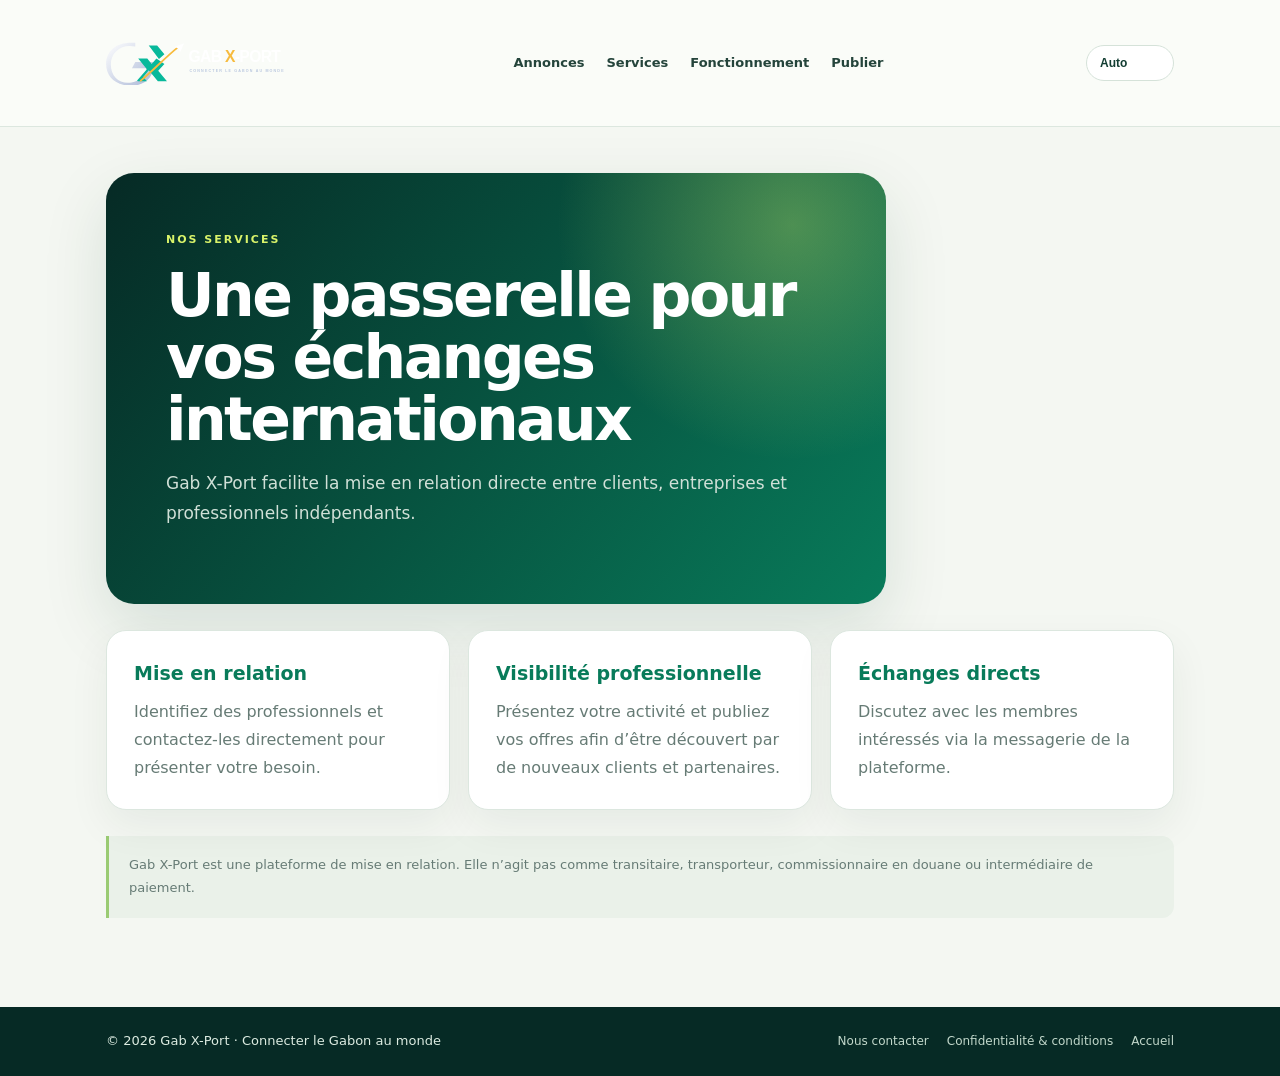
<file: services.html>
<!doctype html><html lang="fr"><head><meta charset="utf-8"><meta name="viewport" content="width=device-width,initial-scale=1"><meta name="description" content="Nos services | Gab X-Port — Gab X-Port, plateforme de mise en relation entre le Gabon et l'international."><title>Nos services | Gab X-Port</title><style>:root{--navy:#10111d;--green:#08b99a;--orange:#ffb52e;--ink:#202436;--muted:#697184;--line:#e7e9ef;--paper:#f7f8fb}*{box-sizing:border-box}body{margin:0;background:var(--paper);font-family:Inter,system-ui,-apple-system,Segoe UI,Arial,sans-serif;color:var(--ink);line-height:1.65}a{color:inherit;text-decoration:none}.wrap{max-width:1120px;margin:auto;padding:0 26px}header{background:var(--navy);color:white;padding:22px 0}.nav{display:flex;align-items:center;justify-content:space-between;gap:20px;flex-wrap:wrap}.brand img{width:260px;max-width:70vw;display:block}.navlinks{display:flex;gap:22px;flex-wrap:wrap;font-size:14px;color:#e0e4ef}main{min-height:62vh;padding:72px 0}.eyebrow{font-size:11px;letter-spacing:2px;font-weight:900;text-transform:uppercase;color:#078c78}.hero{max-width:780px}.hero h1{font-size:clamp(36px,6vw,58px);line-height:1.08;letter-spacing:-2px;color:var(--navy);margin:12px 0 18px}.lead{font-size:18px;color:#606b7e;max-width:720px}.grid{display:grid;grid-template-columns:repeat(3,1fr);gap:18px;margin-top:34px}.card{background:white;border:1px solid var(--line);border-radius:18px;padding:24px;box-shadow:0 12px 35px #11182708}.card h3{margin:0 0 10px;color:var(--navy)}.card p{color:var(--muted);margin:0}.actions{display:flex;gap:12px;flex-wrap:wrap;margin-top:26px}.btn{display:inline-flex;align-items:center;justify-content:center;padding:13px 18px;border-radius:10px;font-weight:800;font-size:14px;background:var(--green);color:#061d1b}.btn.secondary{background:white;border:1px solid var(--line);color:var(--navy)}.note{font-size:13px;color:var(--muted);margin-top:20px}.steps{counter-reset:step}.steps .card{position:relative;padding-top:58px}.steps .card:before{counter-increment:step;content:counter(step);position:absolute;top:20px;left:22px;background:#dff8f1;color:#087c69;font-weight:900;border-radius:50%;width:26px;height:26px;display:grid;place-items:center}footer{background:var(--navy);color:#cbd0df;padding:34px 0;font-size:13px}.foot{display:flex;justify-content:space-between;gap:22px;flex-wrap:wrap}.footlinks{display:flex;gap:18px;flex-wrap:wrap}.foot a:hover,.navlinks a:hover{color:var(--orange)}@media(max-width:760px){.grid{grid-template-columns:1fr}.nav{align-items:flex-start}.navlinks{gap:12px}main{padding:48px 0}.foot{display:block}.footlinks{margin-top:15px}}</style>
<style>
:root{--green:#087b5a;--ink:#102d2a;--muted:#667b75;--line:#dce7df}
*{box-sizing:border-box}body{margin:0;background:#f4f7f2;color:#102d2a;font-family:Inter,ui-sans-serif,system-ui,sans-serif;line-height:1.6}
.wrap{width:min(1120px,calc(100% - 40px));margin:auto}header{position:sticky;top:0;z-index:20;background:rgba(250,252,248,.94);backdrop-filter:blur(18px);border-bottom:1px solid #dce7df}
.nav{min-height:82px;display:flex;align-items:center;justify-content:space-between;gap:24px}.brand img{display:block;width:205px;max-height:62px;object-fit:contain}.navlinks{display:flex;gap:22px;align-items:center}.navlinks a{color:#24443b;text-decoration:none;font-size:13px;font-weight:750}.navlinks a:hover{color:#087b5a}
.theme-select{appearance:none;border:1px solid #d5e2d9;border-radius:999px;background:#fff;color:#123d32;padding:10px 28px 10px 13px;font-size:12px;font-weight:800;cursor:pointer}
main{min-height:calc(100vh - 170px);padding:46px 0 76px}.hero{padding:58px 60px;border-radius:28px;background:radial-gradient(circle at 88% 12%,#d9f36a55,transparent 30%),linear-gradient(130deg,#062a25,#087b5a);color:#fff;box-shadow:0 24px 65px #063d2b20}
.eyebrow{color:#d9f36a;font-size:11px;font-weight:900;letter-spacing:2px;text-transform:uppercase}.hero h1{max-width:780px;margin:15px 0;font-size:clamp(36px,5vw,60px);line-height:1.04;letter-spacing:-2.6px;color:#fff}.lead{max-width:760px;color:#d0e0d7;font-size:17px;line-height:1.8}.actions{display:flex;gap:12px;flex-wrap:wrap;margin-top:26px}.btn{display:inline-flex;align-items:center;justify-content:center;padding:13px 20px;border-radius:999px;background:#d9f36a;color:#102d2a;text-decoration:none;font-size:13px;font-weight:850}.btn.secondary{background:#ffffff12;border:1px solid #ffffff55;color:#fff}
.grid{display:grid;grid-template-columns:repeat(3,1fr);gap:18px;margin:26px 0}.card{padding:27px;border:1px solid #dce7df;border-radius:20px;background:#fff;box-shadow:0 16px 40px #092d2410}.card h3{margin:0 0 10px;color:#087b5a;font-size:19px}.card p,.note{color:#667b75;line-height:1.75}.note{padding:18px 20px;border-left:3px solid #9acb73;background:#eaf1e9;border-radius:0 12px 12px 0}
footer{background:#062a25;color:#dcebe1;padding:24px 0}.foot{display:flex;align-items:center;justify-content:space-between;gap:20px}.footlinks{display:flex;gap:18px;flex-wrap:wrap}.foot a{color:#c2d8cb;text-decoration:none;font-size:12px}
@media(max-width:720px){.wrap{width:min(100% - 30px,1120px)}.nav{min-height:70px;gap:10px;flex-wrap:wrap;padding:10px 0}.brand img{width:145px}.navlinks{gap:12px;order:3;width:100%;overflow:auto}.navlinks a{white-space:nowrap;font-size:12px}.theme-select{font-size:11px;padding:9px 20px 9px 10px}.hero{padding:38px 25px;border-radius:20px}.lead{font-size:15px}.grid{grid-template-columns:1fr}.foot{align-items:flex-start;flex-direction:column}}
html[data-theme="dark"]{color-scheme:dark;background:#0b1713}html[data-theme="dark"] body{background:#0b1713;color:#e8f5ed}html[data-theme="dark"] header{background:rgba(8,25,19,.95);border-color:#29443a}html[data-theme="dark"] .navlinks a{color:#d8e9df}html[data-theme="dark"] .theme-select{background:#172923;border-color:#355346;color:#e8f5ed}html[data-theme="dark"] .hero{background:radial-gradient(circle at 88% 12%,#d9f36a25,transparent 30%),linear-gradient(130deg,#071b15,#124332)}html[data-theme="dark"] .card{background:#172923;border-color:#29443a}html[data-theme="dark"] .card h3{color:#76d9aa}html[data-theme="dark"] .card p,html[data-theme="dark"] .note{color:#b5c9bd}html[data-theme="dark"] .note{background:#12271e;border-color:#76b98b}html[data-theme="dark"] footer{background:#06120f}

/* Ajustements de lisibilité, contrastes et mise en page */
:root{--gx-page:#f4f7f2;--gx-surface:#ffffff;--gx-text:#12352d;--gx-muted:#536d63;--gx-border:#d6e4da;--gx-field:#fbfdf9;--gx-accent:#087b5a;--gx-soft:#eaf3eb}
html[data-theme="light"]{color-scheme:light;--gx-page:#f4f7f2;--gx-surface:#fff;--gx-text:#12352d;--gx-muted:#536d63;--gx-border:#d6e4da;--gx-field:#fbfdf9;--gx-accent:#087b5a;--gx-soft:#eaf3eb}
html[data-theme="dark"]{color-scheme:dark;--gx-page:#0b1713;--gx-surface:#172923;--gx-text:#edf7f0;--gx-muted:#b5c9bd;--gx-border:#355346;--gx-field:#0e1d17;--gx-accent:#69d6a4;--gx-soft:#20392d}
body{background:var(--gx-page);color:var(--gx-text)}
.view{color:var(--gx-text)}
.section,.wrap{min-width:0}
.panel,.listing,.service,.company-card,.listing-detail,.search-panel,.route-card{background:var(--gx-surface);color:var(--gx-text);border-color:var(--gx-border)}
.panel{padding:clamp(18px,2.5vw,30px);border-radius:20px;box-shadow:0 12px 35px rgba(5,40,27,.07)}
.panel h2,.panel h3,.section h2,.section h3{color:var(--gx-text)}
.sub,.form-note,.meta,.empty,.listing p,.service p,.company-card p{color:var(--gx-muted)}
.account-layout{grid-template-columns:minmax(230px,.72fr) minmax(0,1.65fr);gap:22px;align-items:start}
.account-layout>.panel{min-width:0}
.account-summary{position:sticky;top:112px}
.account-summary .btn{width:100%;white-space:normal;line-height:1.35}
.account-summary .text-btn{color:#b33b3b!important;background:transparent;border:1px solid #e7caca;border-radius:12px;padding:11px 12px}
.account-avatar{background:#d9f36a;color:#12352d}
#accountProfileForm{display:block;min-width:0}
#accountProfileForm .form-grid{display:grid;grid-template-columns:repeat(2,minmax(0,1fr));gap:16px}
#accountProfileForm .field{min-width:0}
#accountProfileForm .field.full{grid-column:1/-1}
#accountProfileForm label{color:var(--gx-text);font-weight:750}
#accountProfileForm input,#accountProfileForm select,#accountProfileForm textarea{width:100%;max-width:100%;min-width:0;min-height:46px;padding:12px 14px;border:1px solid var(--gx-border);border-radius:12px;background:var(--gx-field);color:var(--gx-text);font:inherit}
#accountProfileForm input:disabled{opacity:1;color:var(--gx-muted);background:var(--gx-soft);cursor:not-allowed}
#accountProfileForm input:focus,#accountProfileForm select:focus,#accountProfileForm textarea:focus{outline:0;border-color:var(--gx-accent);box-shadow:0 0 0 3px color-mix(in srgb,var(--gx-accent) 18%,transparent)}
#accountProfileForm .form-note{font-size:12px;line-height:1.6;margin:10px 0 16px;color:var(--gx-muted)}
#accountProfileForm button[type="submit"]{min-height:46px}
#accountStatus{padding:0;color:var(--gx-muted);line-height:1.6}
#personalListings{margin-top:12px}
.page-hero .kicker,.kicker{color:var(--gx-accent)}
.page-hero h2,.page-hero h1{color:var(--gx-text)}
.btn-light{background:var(--gx-surface);color:var(--gx-text);border:1px solid var(--gx-border)}
.tag{background:var(--gx-soft);color:var(--gx-accent)}
@media(max-width:850px){.account-layout{grid-template-columns:1fr}.account-summary{position:static}.account-summary>div[style*="display:grid"]{grid-template-columns:repeat(2,minmax(0,1fr))!important}}
@media(max-width:560px){.account-layout{gap:14px}.account-layout>.panel{padding:17px}.account-summary>div[style*="display:grid"]{grid-template-columns:1fr!important}#accountProfileForm .form-grid{grid-template-columns:1fr;gap:12px}#accountProfileForm .field.full{grid-column:auto}.section{padding-left:0;padding-right:0}.section-head{align-items:flex-start;gap:12px;flex-wrap:wrap}.section-head .btn{width:100%}}
html[data-theme="dark"] .panel,html[data-theme="dark"] .listing,html[data-theme="dark"] .service,html[data-theme="dark"] .company-card,html[data-theme="dark"] .listing-detail,html[data-theme="dark"] .search-panel,html[data-theme="dark"] .route-card{background:#172923;border-color:#355346;color:#edf7f0}
html[data-theme="dark"] .panel h2,html[data-theme="dark"] .panel h3,html[data-theme="dark"] .section h2,html[data-theme="dark"] .section h3,html[data-theme="dark"] .page-hero h2,html[data-theme="dark"] .page-hero h1{color:#edf7f0}
html[data-theme="dark"] .sub,html[data-theme="dark"] .form-note,html[data-theme="dark"] .meta,html[data-theme="dark"] .empty{color:#b5c9bd}
html[data-theme="dark"] #accountProfileForm label{color:#edf7f0}
html[data-theme="dark"] #accountProfileForm input,html[data-theme="dark"] #accountProfileForm select,html[data-theme="dark"] #accountProfileForm textarea{background:#0e1d17;border-color:#456452;color:#f1faf4}
html[data-theme="dark"] #accountProfileForm input:disabled{background:#20392d;color:#b5c9bd}
html[data-theme="dark"] .account-summary .text-btn{color:#ffaaa4!important;border-color:#714542}
html[data-theme="dark"] .btn-light{background:#20392d;color:#edf7f0;border-color:#456452}
html[data-theme="dark"] .panel,html[data-theme="dark"] .card{background:#172923;border-color:#355346;color:#edf7f0}html[data-theme="dark"] .card h3{color:#69d6a4}html[data-theme="dark"] .card p,html[data-theme="dark"] .note{color:#b5c9bd}</style>
</head><body><header><div class="wrap nav"><a class="brand" href="/"><img src="/logo-gabxport.svg" alt="Gab X-Port"></a><nav class="navlinks"><a href="/annonces.html">Annonces</a><a href="/services.html">Services</a><a href="/fonctionnement.html">Fonctionnement</a><a href="/publier.html">Publier</a></nav><select id="themeSelect" class="theme-select" aria-label="Choisir le thème"><option value="system">Auto</option><option value="light">Clair</option><option value="dark">Sombre</option></select></div></header><main><div class="wrap"><section class="hero"><div class="eyebrow">Nos services</div><h1>Une passerelle pour vos échanges internationaux</h1><p class="lead">Gab X-Port facilite la mise en relation directe entre clients, entreprises et professionnels indépendants.</p></section><section class="grid"><article class="card"><h3>Mise en relation</h3><p>Identifiez des professionnels et contactez-les directement pour présenter votre besoin.</p></article><article class="card"><h3>Visibilité professionnelle</h3><p>Présentez votre activité et publiez vos offres afin d’être découvert par de nouveaux clients et partenaires.</p></article><article class="card"><h3>Échanges directs</h3><p>Discutez avec les membres intéressés via la messagerie de la plateforme.</p></article></section><p class="note">Gab X-Port est une plateforme de mise en relation. Elle n’agit pas comme transitaire, transporteur, commissionnaire en douane ou intermédiaire de paiement.</p></div></main><footer><div class="wrap foot"><span>© 2026 Gab X-Port · Connecter le Gabon au monde</span><nav class="footlinks"><a href="mailto:gabxport120@gmail.com?subject=Prise%20de%20contact%20-%20Gab%20X-Port" target="_blank" rel="noopener">Nous contacter</a><a href="/confidentialite.html">Confidentialité & conditions</a><a href="/">Accueil</a></nav></div></footer><script>
(function(){const selector=document.getElementById('themeSelect');const saved=localStorage.getItem('gabxport-theme')||'system';const media=window.matchMedia&&window.matchMedia('(prefers-color-scheme: dark)');function apply(mode){document.documentElement.setAttribute('data-theme',mode==='system'?(media&&media.matches?'dark':'light'):mode);if(selector)selector.value=mode}apply(saved);if(selector)selector.addEventListener('change',function(){localStorage.setItem('gabxport-theme',this.value);apply(this.value)});if(media)media.addEventListener('change',()=>{if((localStorage.getItem('gabxport-theme')||'system')==='system')apply('system')})})();
</script></body></html>
</file>
